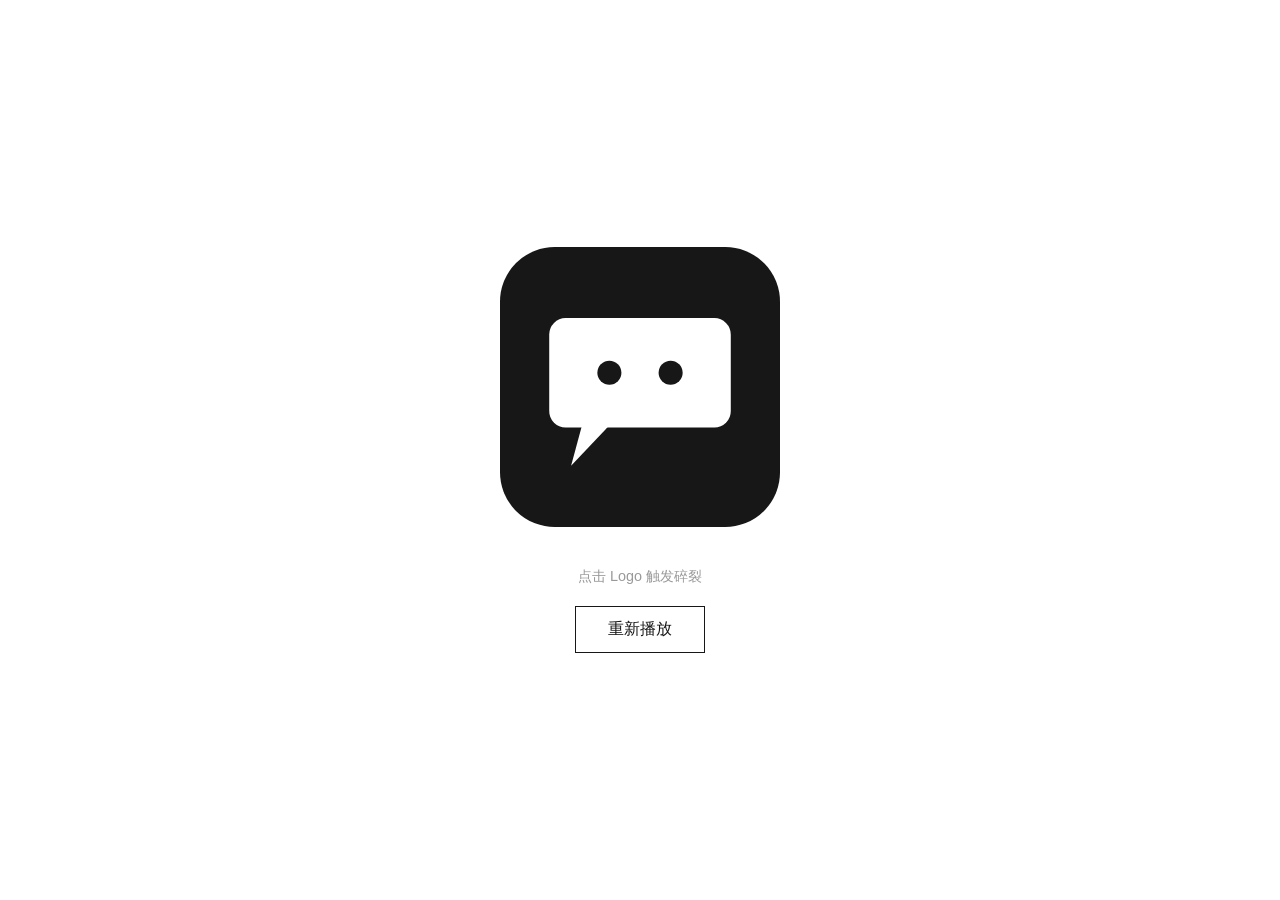
<file: logo_grid_animation.html>
<!DOCTYPE html>
<html lang="zh-CN">
<head>
<meta charset="UTF-8">
<meta name="viewport" content="width=device-width, initial-scale=1.0">
<title>Logo 格子碎裂动画</title>
<style>
*,*::before,*::after{margin:0;padding:0;box-sizing:border-box}
body{
    background:#fff;
    display:flex;align-items:center;justify-content:center;
    min-height:100vh;
    font-family:'Inter',sans-serif;
}
.wrap{text-align:center}
.svg-wrap{position:relative;width:280px;height:280px;margin:0 auto 40px;cursor:pointer;overflow:visible}
.svg-wrap svg{width:100%;height:100%;overflow:visible}

/* 每个格子 */
.cell{animation:none}
.cell.active{
    animation: flyOut 0.6s cubic-bezier(0.34,1.56,0.64,1) forwards,
               flyBack 0.6s 1.6s cubic-bezier(0.34,1.56,0.64,1) forwards;
}
@keyframes flyOut{
    0%{transform:translate(0,0) scale(1);opacity:1}
    100%{transform:translate(var(--tx),var(--ty)) scale(var(--ts));opacity:0.3}
}
@keyframes flyBack{
    0%{transform:translate(var(--tx),var(--ty)) scale(var(--ts));opacity:0.3}
    100%{transform:translate(0,0) scale(1);opacity:1}
}

.hint{color:#999;font-size:0.9rem;margin-top:16px}
.btn{
    display:inline-block;padding:12px 32px;
    border:1px solid #171717;color:#171717;
    background:none;font-size:1rem;cursor:pointer;
    font-family:inherit;margin-top:20px;
    transition:all 0.2s;
}
.btn:hover{background:#171717;color:#fff}
</style>
</head>
<body>
<div class="wrap">
    <div class="svg-wrap" id="logoWrap">
        <svg id="logoSvg" viewBox="0 0 512 512"></svg>
    </div>
    <p class="hint">点击 Logo 触发碎裂</p>
    <button class="btn" id="replayBtn">重新播放</button>
</div>

<script>
// === Logo 原始图形 ===
const LOGO_PARTS = [
    {el:'rect', attrs:{width:512,height:512,rx:100}, fill:'#171717'},
    {el:'rect', attrs:{x:90,y:130,width:332,height:200,rx:30}, fill:'#FFFFFF'},
    {el:'polygon', attrs:{points:'150,326 200,326 130,400'}, fill:'#FFFFFF'},
    {el:'circle', attrs:{cx:200,cy:230,r:22}, fill:'#171717'},
    {el:'circle', attrs:{cx:312,cy:230,r:22}, fill:'#171717'}
];

const GRID = 8; // 8×8 = 64 块
const SIZE = 512;
const CELL = SIZE / GRID;

const svgNS = 'http://www.w3.org/2000/svg';
const svg = document.getElementById('logoSvg');
const wrap = document.getElementById('logoWrap');

// 创建 defs 里的 clipPath 和原始 logo
const defs = document.createElementNS(svgNS,'defs');
svg.appendChild(defs);

// 渲染原始 logo 到一个 <g id="logoSource">
const logoSource = document.createElementNS(svgNS,'g');
logoSource.setAttribute('id','logoSource');
LOGO_PARTS.forEach(p=>{
    const el = document.createElementNS(svgNS,p.el);
    Object.entries(p.attrs).forEach(([k,v])=>el.setAttribute(k,v));
    el.setAttribute('fill',p.fill);
    logoSource.appendChild(el);
});
defs.appendChild(logoSource);

// 为每个格子创建 clipPath
const cells = [];
for(let row=0;row<GRID;row++){
    for(let col=0;col<GRID;col++){
        const id = `clip-${row}-${col}`;
        const cp = document.createElementNS(svgNS,'clipPath');
        cp.setAttribute('id',id);
        const rect = document.createElementNS(svgNS,'rect');
        rect.setAttribute('x',col*CELL);
        rect.setAttribute('y',row*CELL);
        rect.setAttribute('width',CELL);
        rect.setAttribute('height',CELL);
        cp.appendChild(rect);
        defs.appendChild(cp);

        // 使用该 clipPath 的 <use>
        const g = document.createElementNS(svgNS,'g');
        g.setAttribute('clip-path',`url(#${id})`);
        g.classList.add('cell');
        const use = document.createElementNS(svgNS,'use');
        use.setAttribute('href','#logoSource');
        g.appendChild(use);
        svg.appendChild(g);
        cells.push(g);
    }
}

function randomizeCells(){
    cells.forEach(g=>{
        const angle = Math.random()*Math.PI*2;
        const dist = 60 + Math.random()*240;
        const tx = Math.cos(angle)*dist;
        const ty = Math.sin(angle)*dist;
        const ts = 0.2 + Math.random()*0.6;
        g.style.setProperty('--tx',tx+'px');
        g.style.setProperty('--ty',ty+'px');
        g.style.setProperty('--ts',ts);
    });
}

function trigger(){
    randomizeCells();
    cells.forEach(c=>c.classList.remove('active'));
    void svg.offsetWidth;
    cells.forEach((c,i)=>{
        setTimeout(()=>c.classList.add('active'), i*8);
    });
}

wrap.addEventListener('click',trigger);
document.getElementById('replayBtn').addEventListener('click',trigger);

// 自动播放一次
setTimeout(trigger,400);
</script>
</body>
</html>
</file>
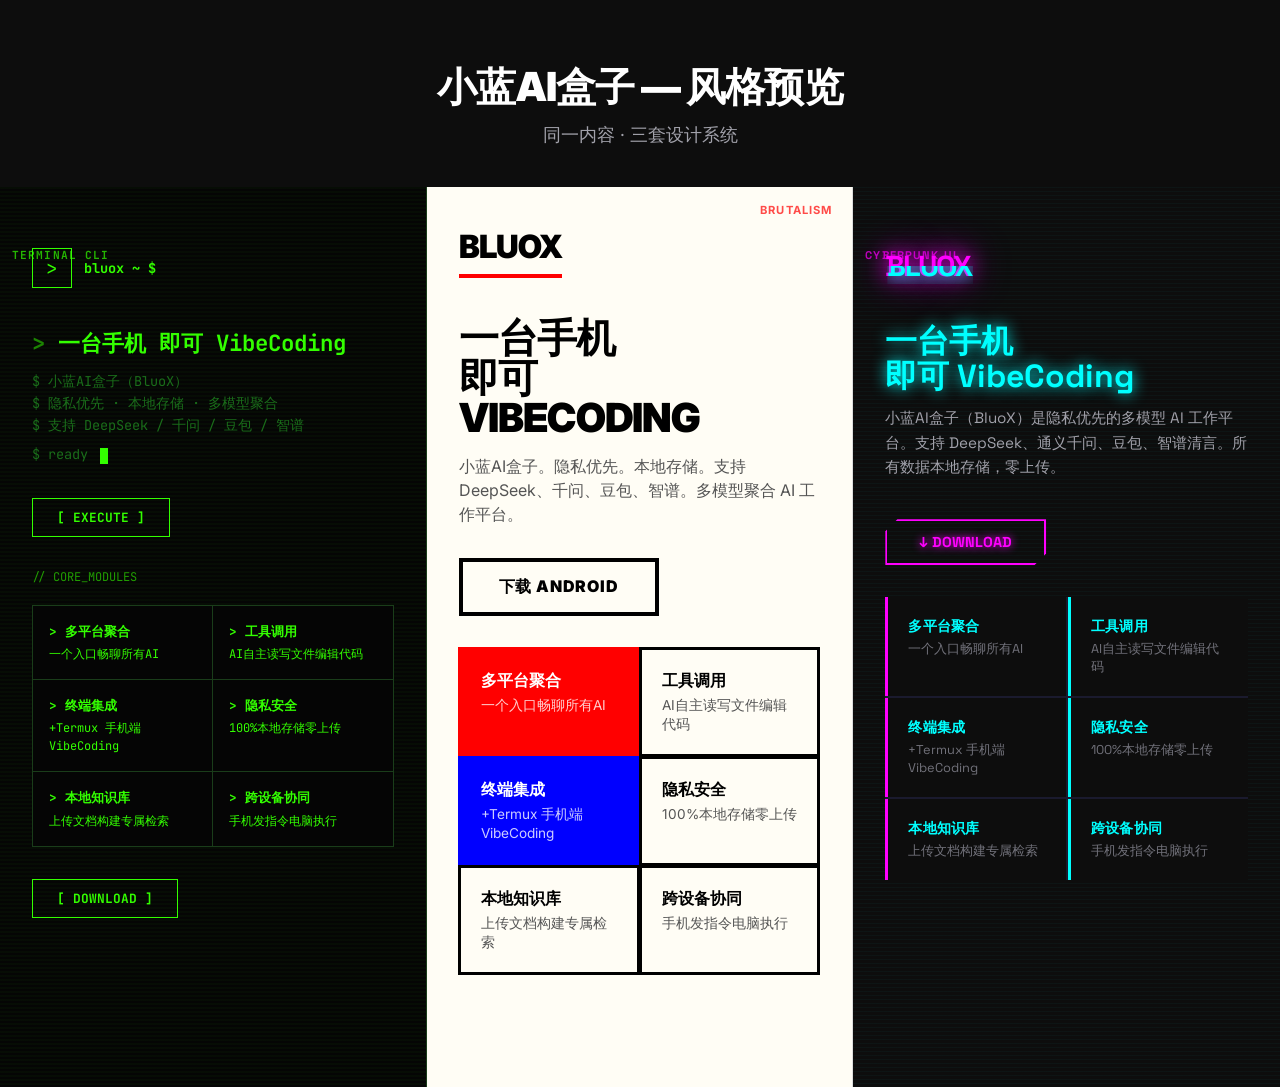
<file: style_preview.html>
<!DOCTYPE html>
<html lang="zh-CN">
<head>
<meta charset="UTF-8">
<meta name="viewport" content="width=device-width, initial-scale=1.0">
<title>小蓝AI盒子 — 三风格预览</title>
<link rel="preconnect" href="https://fonts.googleapis.com">
<link rel="preconnect" href="https://fonts.gstatic.com" crossorigin>
<link href="https://fonts.googleapis.com/css2?family=JetBrains+Mono:wght@400;700&family=Space+Grotesk:wght@400;700;900&family=Inter:wght@400;700;900&display=swap" rel="stylesheet">
<style>
*,*::before,*::after{margin:0;padding:0;box-sizing:border-box}
body{background:#0D0D0D;color:#fff;font-family:'Inter',sans-serif}
hgroup{text-align:center;padding:60px 20px 40px}
hgroup h1{font-size:2.5rem;font-weight:900;letter-spacing:-0.02em;margin-bottom:8px}
hgroup p{color:#A1A1AA;font-size:1.1rem}

/* === 容器 === */
.showcase{display:flex;flex-wrap:wrap;gap:0}
.panel{flex:1 1 380px;min-height:100vh;padding:40px 32px;position:relative;overflow:hidden}
.panel-label{position:absolute;top:16px;right:20px;font-size:0.7rem;font-weight:700;text-transform:uppercase;letter-spacing:0.1em;opacity:0.7}

/* ================================
   PANEL 1 — TERMINAL CLI
   ================================ */
.t-cli{background:#050505;font-family:'JetBrains Mono',monospace;color:#33FF00;border-right:1px solid #1A3D1A}
.t-cli *{font-family:'JetBrains Mono',monospace;border-radius:0!important}
.t-cli .panel-label{color:#33FF00}
.t-cli::before{content:'';position:absolute;inset:0;background:repeating-linear-gradient(0deg,transparent,transparent 2px,rgba(51,255,0,0.03) 2px,rgba(51,255,0,0.03) 4px);pointer-events:none;z-index:1}
.t-cli>*{position:relative;z-index:2}
.t-cli .logo{display:flex;align-items:center;gap:12px;margin-bottom:40px}
.t-cli .logo-box{width:40px;height:40px;border:1px solid #33FF00;display:flex;align-items:center;justify-content:center;font-size:1.2rem}
.t-cli .logo-text{color:#33FF00;font-weight:700;font-size:0.85rem}
.t-cli h2{font-size:1.4rem;color:#33FF00;margin-bottom:12px;font-weight:700}
.t-cli h2::before{content:'> ';opacity:0.5}
.t-cli .sub{color:#1A6D1A;font-size:0.85rem;margin-bottom:32px;line-height:1.6}
.t-cli .btn{display:inline-block;border:1px solid #33FF00;color:#33FF00;padding:10px 24px;text-decoration:none;font-weight:700;font-size:0.8rem;transition:all 0.1s;cursor:pointer}
.t-cli .btn:hover{background:#33FF00;color:#050505}
.t-cli .btn::before{content:'[ '}
.t-cli .btn::after{content:' ]'}
.t-cli .tagline{margin:32px 0 20px;color:#33FF00;font-size:0.75rem;opacity:0.6}
.t-cli .grid2{display:grid;grid-template-columns:1fr 1fr;gap:1px;background:#1A3D1A;border:1px solid #1A3D1A;margin-bottom:32px}
.t-cli .grid2 div{background:#050505;padding:16px;font-size:0.75rem;line-height:1.5}
.t-cli .grid2 div strong{color:#33FF00;display:block;margin-bottom:4px;font-size:0.8rem}
.t-cli .cursor{display:inline-block;width:8px;height:16px;background:#33FF00;animation:blink 0.5s steps(1)infinite;vertical-align:middle;margin-left:4px}
@keyframes blink{50%{opacity:0}}

/* ================================
   PANEL 2 — BRUTALISM
   ================================ */
.t-brut{background:#FFFDF5;color:#000;font-family:'Inter',sans-serif;border-right:1px solid #ddd}
.t-brut *{border-radius:0!important;transition:none!important}
.t-brut .panel-label{color:#FF0000}
.t-brut .logo{margin-bottom:40px}
.t-brut .logo-box{display:inline-block;font-size:2rem;font-weight:900;letter-spacing:-0.03em;color:#000;border-bottom:4px solid #FF0000;padding-bottom:8px}
.t-brut h2{font-size:2.5rem;font-weight:900;line-height:1;margin-bottom:16px;text-transform:uppercase;letter-spacing:-0.02em;word-break:break-all}
.t-brut .sub{font-size:1rem;color:#555;margin-bottom:32px;line-height:1.5}
.t-brut .btn{display:inline-block;border:4px solid #000;color:#000;padding:14px 36px;text-decoration:none;font-weight:900;font-size:1rem;text-transform:uppercase;letter-spacing:0.05em;position:relative;cursor:pointer}
.t-brut .btn::after{content:'';position:absolute;top:6px;left:6px;width:100%;height:100%;background:#FF0000;z-index:-1;transition:none}
.t-brut .btn:active{transform:translate(4px,4px)}
.t-brut .btn:active::after{top:0;left:0}
.t-brut .grid1{display:grid;grid-template-columns:1fr 1fr;gap:0;margin-top:32px}
.t-brut .grid1 div{border:3px solid #000;padding:20px;margin:-1px 0 0 -1px}
.t-brut .grid1 div strong{display:block;font-size:1rem;font-weight:900;margin-bottom:4px;text-transform:uppercase}
.t-brut .grid1 div p{font-size:0.85rem;line-height:1.4;color:#555}
.t-brut .grid1 div:nth-child(1){background:#FF0000;color:#fff;border-color:#FF0000}
.t-brut .grid1 div:nth-child(1) p{color:rgba(255,255,255,0.8)}
.t-brut .grid1 div:nth-child(3){background:#0000FF;color:#fff;border-color:#0000FF}
.t-brut .grid1 div:nth-child(3) p{color:rgba(255,255,255,0.8)}

/* ================================
   PANEL 3 — CYBERPUNK
   ================================ */
.t-cyber{background:#0D0D0D;font-family:'Space Grotesk',sans-serif;overflow:hidden}
.t-cyber .panel-label{color:#FF00FF}
.t-cyber::before{content:'';position:absolute;inset:0;background:repeating-linear-gradient(0deg,transparent,transparent 3px,rgba(0,255,255,0.03) 3px,rgba(0,255,255,0.03) 4px);pointer-events:none;z-index:1}
.t-cyber>*{position:relative;z-index:2}
.t-cyber .logo{margin-bottom:40px;position:relative}
.t-cyber .logo-box{font-size:1.8rem;font-weight:900;letter-spacing:-0.03em;color:#FF00FF;text-shadow:0 0 20px #FF00FF,0 0 40px #FF00FF;animation:glitchText 3s infinite}
.t-cyber .logo-box::after{content:attr(data-text);position:absolute;left:2px;top:0;color:#00FFFF;text-shadow:0 0 20px #00FFFF;clip-path:inset(50% 0 0 0);animation:glitchSlice 2.5s infinite}
@keyframes glitchText{0%,90%,100%{transform:none}92%{transform:skew(1deg)}94%{transform:skew(-1deg)}96%{transform:none}}
@keyframes glitchSlice{0%,90%,100%{clip-path:inset(50% 0 0 0)}92%{clip-path:inset(20% 0 50% 0)}94%{clip-path:inset(60% 0 10% 0)}}
.t-cyber h2{font-size:2rem;font-weight:900;color:#00FFFF;text-shadow:0 0 15px #00FFFF;margin-bottom:12px;line-height:1.1}
.t-cyber .sub{color:#A1A1AA;font-size:0.95rem;margin-bottom:40px;line-height:1.6}
.t-cyber .btn{display:inline-block;border:2px solid #FF00FF;color:#FF00FF;padding:12px 32px;text-decoration:none;font-weight:700;font-size:0.9rem;clip-path:polygon(12px 0,100% 0,100% calc(100% - 12px),calc(100% - 12px) 100%,0 100%,0 12px);text-shadow:0 0 8px #FF00FF;box-shadow:0 0 15px rgba(255,0,255,0.3);transition:all 0.15s;cursor:pointer}
.t-cyber .btn:hover{background:#FF00FF;color:#0D0D0D;text-shadow:none;box-shadow:0 0 30px #FF00FF}
.t-cyber .grid-c{display:grid;grid-template-columns:1fr 1fr;gap:2px;background:#1a1a2e;margin-top:32px}
.t-cyber .grid-c div{background:#0D0D0D;border-left:3px solid #FF00FF;padding:20px}
.t-cyber .grid-c div:nth-child(even){border-left-color:#00FFFF}
.t-cyber .grid-c div strong{color:#00FFFF;display:block;margin-bottom:4px;font-size:0.9rem;font-weight:700;letter-spacing:0.02em}
.t-cyber .grid-c div p{color:#71717A;font-size:0.8rem;line-height:1.4}

/* === RESPONSIVE === */
@media(max-width:800px){.panel{flex:1 1 100%;min-height:auto;border-right:none;border-bottom:1px solid #333}}
</style>
</head>
<body>

<hgroup>
    <h1>小蓝AI盒子 — 风格预览</h1>
    <p>同一内容 · 三套设计系统</p>
</hgroup>

<div class="showcase">

<!-- ============ PANEL 1: TERMINAL CLI ============ -->
<div class="panel t-cli">
    <span class="panel-label">Terminal CLI</span>
    <div class="logo">
        <div class="logo-box">></div>
        <span class="logo-text">bluox ~ $</span>
    </div>
    <h2>一台手机 即可 VibeCoding</h2>
    <p class="sub">
        $ 小蓝AI盒子（BluoX）<br>
        $ 隐私优先 · 本地存储 · 多模型聚合<br>
        $ 支持 DeepSeek / 千问 / 豆包 / 智谱<br>
        <span style="display:inline-block;margin-top:8px">$ ready <span class="cursor"></span></span>
    </p>
    <a href="#" class="btn">EXECUTE</a>
    <div class="tagline">// CORE_MODULES</div>
    <div class="grid2">
        <div><strong>> 多平台聚合</strong> 一个入口畅聊所有AI</div>
        <div><strong>> 工具调用</strong> AI自主读写文件编辑代码</div>
        <div><strong>> 终端集成</strong> +Termux 手机端VibeCoding</div>
        <div><strong>> 隐私安全</strong> 100%本地存储零上传</div>
        <div><strong>> 本地知识库</strong> 上传文档构建专属检索</div>
        <div><strong>> 跨设备协同</strong> 手机发指令电脑执行</div>
    </div>
    <a href="#" class="btn">DOWNLOAD</a>
</div>

<!-- ============ PANEL 2: BRUTALISM ============ -->
<div class="panel t-brut">
    <span class="panel-label">Brutalism</span>
    <div class="logo">
        <div class="logo-box">BLUOX</div>
    </div>
    <h2>一台手机<br>即可<br>VIBECODING</h2>
    <p class="sub">小蓝AI盒子。隐私优先。本地存储。支持 DeepSeek、千问、豆包、智谱。多模型聚合 AI 工作平台。</p>
    <a href="#" class="btn">下载 Android</a>
    <div class="grid1">
        <div><strong>多平台聚合</strong><p>一个入口畅聊所有AI</p></div>
        <div><strong>工具调用</strong><p>AI自主读写文件编辑代码</p></div>
        <div><strong>终端集成</strong><p>+Termux 手机端VibeCoding</p></div>
        <div><strong>隐私安全</strong><p>100%本地存储零上传</p></div>
        <div><strong>本地知识库</strong><p>上传文档构建专属检索</p></div>
        <div><strong>跨设备协同</strong><p>手机发指令电脑执行</p></div>
    </div>
</div>

<!-- ============ PANEL 3: CYBERPUNK ============ -->
<div class="panel t-cyber">
    <span class="panel-label">Cyberpunk UI</span>
    <div class="logo">
        <div class="logo-box" data-text="BLUOX">BLUOX</div>
    </div>
    <h2>一台手机<br>即可 VibeCoding</h2>
    <p class="sub">小蓝AI盒子（BluoX）是隐私优先的多模型 AI 工作平台。支持 DeepSeek、通义千问、豆包、智谱清言。所有数据本地存储，零上传。</p>
    <a href="#" class="btn">↓ DOWNLOAD</a>
    <div class="grid-c">
        <div><strong>多平台聚合</strong><p>一个入口畅聊所有AI</p></div>
        <div><strong>工具调用</strong><p>AI自主读写文件编辑代码</p></div>
        <div><strong>终端集成</strong><p>+Termux 手机端VibeCoding</p></div>
        <div><strong>隐私安全</strong><p>100%本地存储零上传</p></div>
        <div><strong>本地知识库</strong><p>上传文档构建专属检索</p></div>
        <div><strong>跨设备协同</strong><p>手机发指令电脑执行</p></div>
    </div>
</div>

</div>
</body>
</html>
</file>
